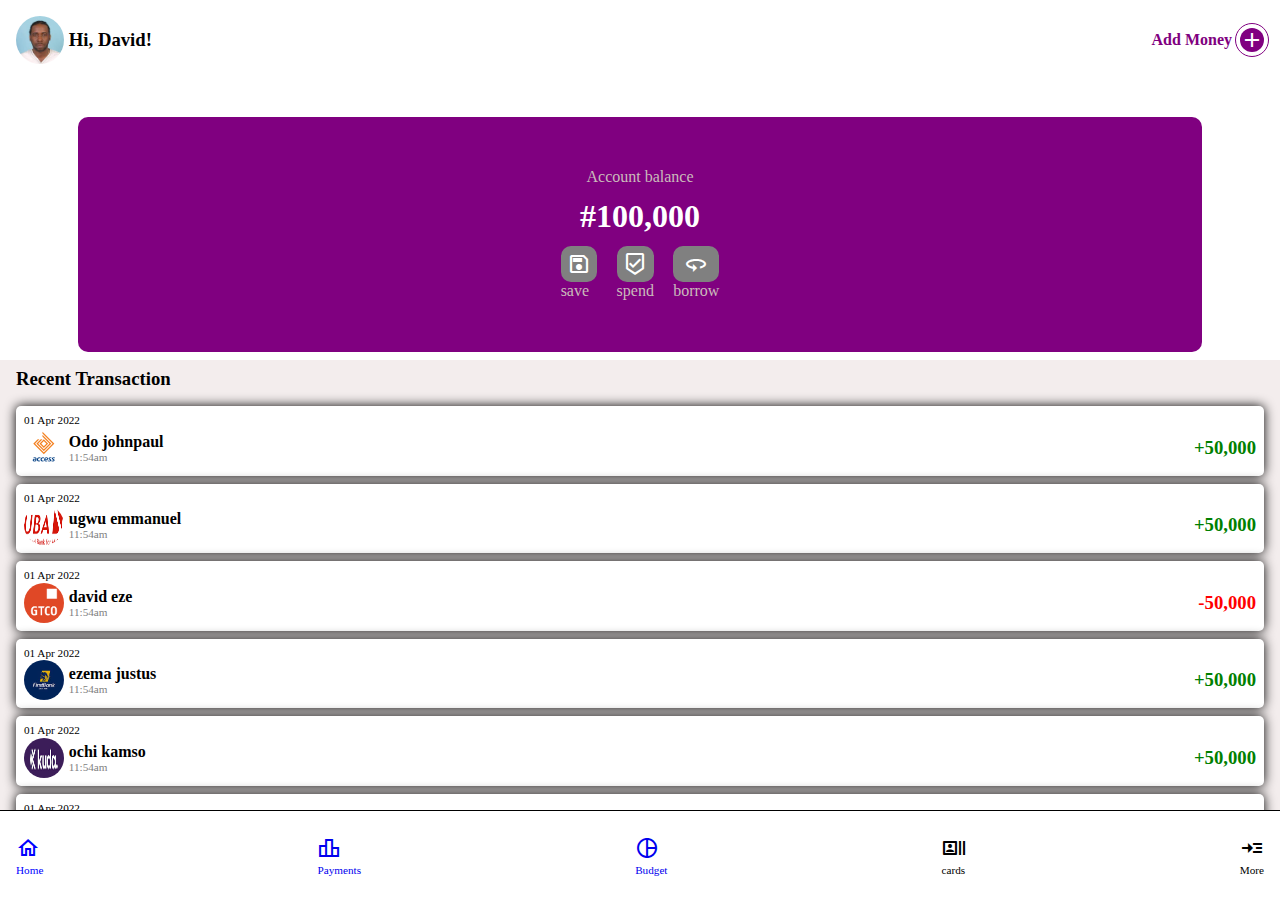
<file: index.html>
<!DOCTYPE html>
<html lang="en">
<head>
    <meta charset="UTF-8">
    <meta http-equiv="X-UA-Compatible" content="IE=edge">
    <meta name="viewport" content="width=device-width, initial-scale=1.0">
    <title>kuda microfinance bank</title>
    <link href="https://fonts.googleapis.com/icon?family=Material+Icons+Sharp"
      rel="stylesheet">
      <link href="https://fonts.googleapis.com/icon?family=Material+Icons"
      rel="stylesheet">
      <link href="https://fonts.googleapis.com/icon?family=Material+Icons+Outlined"
      rel="stylesheet">


    <link rel="stylesheet" href="index.css">
</head>
<body>
   <div class="app-header container">
       <div class="div-photo">
           <div class="div-photo-left"><img src="passport.jpg" alt="passport">
                <h3>Hi, David!</h3>
           </div>

           <div class="div-photo-right">
               <div class="add-money"><p>Add Money</p></div>
               <div class="right-plus">
                   
                   <span class="material-icons-outlined">
                add
                </span></div>
           </div>
       </div>
       <div class="ac-balance">
           <div><p>Account balance</p></div>
           <div><h1>#100,000</h1></div>
           <div class="ac-balance-icons">
               <div class="ac-balanace-icon-each">
                <span class="material-icons-outlined save">
                    save
                    </span>
                    <p>save</p>
               </div>
               <div class="ac-balanace-icon-each">
                <span class="material-icons-outlined save">
                    beenhere
                    </span>
                    <p>spend</p>
               </div>
               <div class="ac-balanace-icon-each">
                <span class="material-icons-outlined save">
                    360
                    </span>
                    <p>borrow</p>
               </div>
           </div>
       </div>
   </div>
   <!-- ===================strat of the body part ==================== -->

   <div class="body container">
        <div class="theading"><h3>Recent Transaction</h3></div>
        <div class="cards">
            <p>01 Apr 2022</p>
            <div class="inner-card">
                <div class="card-for-image">
                    <img src="access2.png" alt="accessbank">
                    <div>
                        <h4>Odo johnpaul</h4>
                        <p>11:54am</p>
                    </div>
                </div>
                <div class="amt-received">
                    <h3 class="debit">+50,000</h3>
                </div>
            </div>
        </div>
        <div class="cards">
            <p>01 Apr 2022</p>
            <div class="inner-card">
                <div class="card-for-image">
                    <img src="uba.png" alt="accessbank">
                    <div>
                        <h4>ugwu emmanuel</h4>
                        <p>11:54am</p>
                    </div>
                </div>
                <div class="amt-received">
                    <h3 class="debit">+50,000</h3>
                </div>
            </div>
        </div>
        <div class="cards">
            <p>01 Apr 2022</p>
            <div class="inner-card">
                <div class="card-for-image">
                    <img src="gtb.png" alt="accessbank">
                    <div>
                        <h4>david eze</h4>
                        <p>11:54am</p>
                    </div>
                </div>
                <div class="amt-received">
                    <h3 class="credit">-50,000</h3>
                </div>
            </div>
        </div>
        <div class="cards">
            <p>01 Apr 2022</p>
            <div class="inner-card">
                <div class="card-for-image">
                    <img src="firstbank.jpg" alt="accessbank">
                    <div>
                        <h4>ezema justus</h4>
                        <p>11:54am</p>
                    </div>
                </div>
                <div class="amt-received">
                    <h3 class="debit">+50,000</h3>
                </div>
            </div>
        </div>
        <div class="cards">
            <p>01 Apr 2022</p>
            <div class="inner-card">
                <div class="card-for-image">
                    <img src="kuda.png" alt="accessbank">
                    <div>
                        <h4>ochi kamso</h4>
                        <p>11:54am</p>
                    </div>
                </div>
                <div class="amt-received">
                    <h3 class="debit">+50,000</h3>
                </div>
            </div>
        </div>
        <div class="cards">
            <p>01 Apr 2022</p>
            <div class="inner-card">
                <div class="card-for-image">
                    <img src="access2.png" alt="accessbank">
                    <div>
                        <h4>ugwu morgan</h4>
                        <p>11:54am</p>
                    </div>
                </div>
                <div class="amt-received">
                    <h3 class="credit">-50,000</h3>
                </div>
            </div>
        </div>
        <div class="cards">
            <p>01 Apr 2022</p>
            <div class="inner-card">
                <div class="card-for-image">
                    <img src="firstbank.jpg" alt="accessbank">
                    <div>
                        <h4>Odo johnpaul</h4>
                        <p>11:54am</p>
                    </div>
                </div>
                <div class="amt-received">
                    <h3 class="debit">+50,000</h3>
                </div>
            </div>
        </div>
        <div class="cards">
            <p>01 Apr 2022</p>
            <div class="inner-card">
                <div class="card-for-image">
                    <img src="gtb.png" alt="accessbank">
                    <div>
                        <h4>igara ujunwa</h4>
                        <p>11:54am</p>
                    </div>
                </div>
                <div class="amt-received">
                    <h3 class="credit">-50,000</h3>
                </div>
            </div>
        </div>
        <div class="cards">
            <p>01 Apr 2022</p>
            <div class="inner-card">
                <div class="card-for-image">
                    <img src="access2.png" alt="accessbank">
                    <div>
                        <h4>Odo johnpaul</h4>
                        <p>11:54am</p>
                    </div>
                </div>
                <div class="amt-received">
                    <h3 class="debit">+50,000</h3>
                </div>
            </div>
        </div>
        <div class="cards">
            <p>01 Apr 2022</p>
            <div class="inner-card">
                <div class="card-for-image">
                    <img src="uba.png" alt="accessbank">
                    <div>
                        <h4>ugwu emmanuel</h4>
                        <p>11:54am</p>
                    </div>
                </div>
                <div class="amt-received">
                    <h3 class="debit">+50,000</h3>
                </div>
            </div>
        </div>
        <div class="cards">
            <p>01 Apr 2022</p>
            <div class="inner-card">
                <div class="card-for-image">
                    <img src="access2.png" alt="accessbank">
                    <div>
                        <h4>Odo johnpaul</h4>
                        <p>11:54am</p>
                    </div>
                </div>
                <div class="amt-received">
                    <h3 class="debit">+50,000</h3>
                </div>
            </div>
        </div>
        <div class="cards">
            <p>01 Apr 2022</p>
            <div class="inner-card">
                <div class="card-for-image">
                    <img src="uba.png" alt="accessbank">
                    <div>
                        <h4>ugwu emmanuel</h4>
                        <p>11:54am</p>
                    </div>
                </div>
                <div class="amt-received">
                    <h3 class="debit">+50,000</h3>
                </div>
            </div>
        </div>
        <div class="cards">
            <p>01 Apr 2022</p>
            <div class="inner-card">
                <div class="card-for-image">
                    <img src="access2.png" alt="accessbank">
                    <div>
                        <h4>Odo johnpaul</h4>
                        <p>11:54am</p>
                    </div>
                </div>
                <div class="amt-received">
                    <h3 class="debit">+50,000</h3>
                </div>
            </div>
        </div>
        <div class="cards">
            <p>01 Apr 2022</p>
            <div class="inner-card">
                <div class="card-for-image">
                    <img src="uba.png" alt="accessbank">
                    <div>
                        <h4>ugwu emmanuel</h4>
                        <p>11:54am</p>
                    </div>
                </div>
                <div class="amt-received">
                    <h3 class="debit">+50,000</h3>
                </div>
            </div>
        </div>
        <div class="cards">
            <p>01 Apr 2022</p>
            <div class="inner-card">
                <div class="card-for-image">
                    <img src="access2.png" alt="accessbank">
                    <div>
                        <h4>Odo johnpaul</h4>
                        <p>11:54am</p>
                    </div>
                </div>
                <div class="amt-received">
                    <h3 class="debit">+50,000</h3>
                </div>
            </div>
        </div>
        <div class="cards">
            <p>01 Apr 2022</p>
            <div class="inner-card">
                <div class="card-for-image">
                    <img src="uba.png" alt="accessbank">
                    <div>
                        <h4>ugwu emmanuel</h4>
                        <p>11:54am</p>
                    </div>
                </div>
                <div class="amt-received">
                    <h3 class="debit">+50,000</h3>
                </div>
            </div>
        </div>
   </div>
   <div class="app-footer container">
       <div class="fotter-divs home active">
        <span class="material-icons-outlined">
            home
            </span>
            <p>Home</p>
       </div>
       <div class="fotter-divs payments">
           <a href="payment.html">
        <span class="material-icons-outlined">
            leaderboard
            </span>
            <p>Payments</p>
        </a>
       </div>
       <div class="fotter-divs budget">
           <a href="budget.html">
        <span class="material-icons-outlined">
            pie_chart_outline
            </span>
            <p>Budget</p>
        </a>
       </div>
       <div class="fotter-divs cardi">
        <span class="material-icons-outlined">
            recent_actors
            </span>
            <p>cards</p>
       </div>
       <div class="fotter-divs more">
        <span class="material-icons-outlined">
            read_more
            </span>
            <p>More</p>
       </div>
   </div>
</body>
</html>
</file>
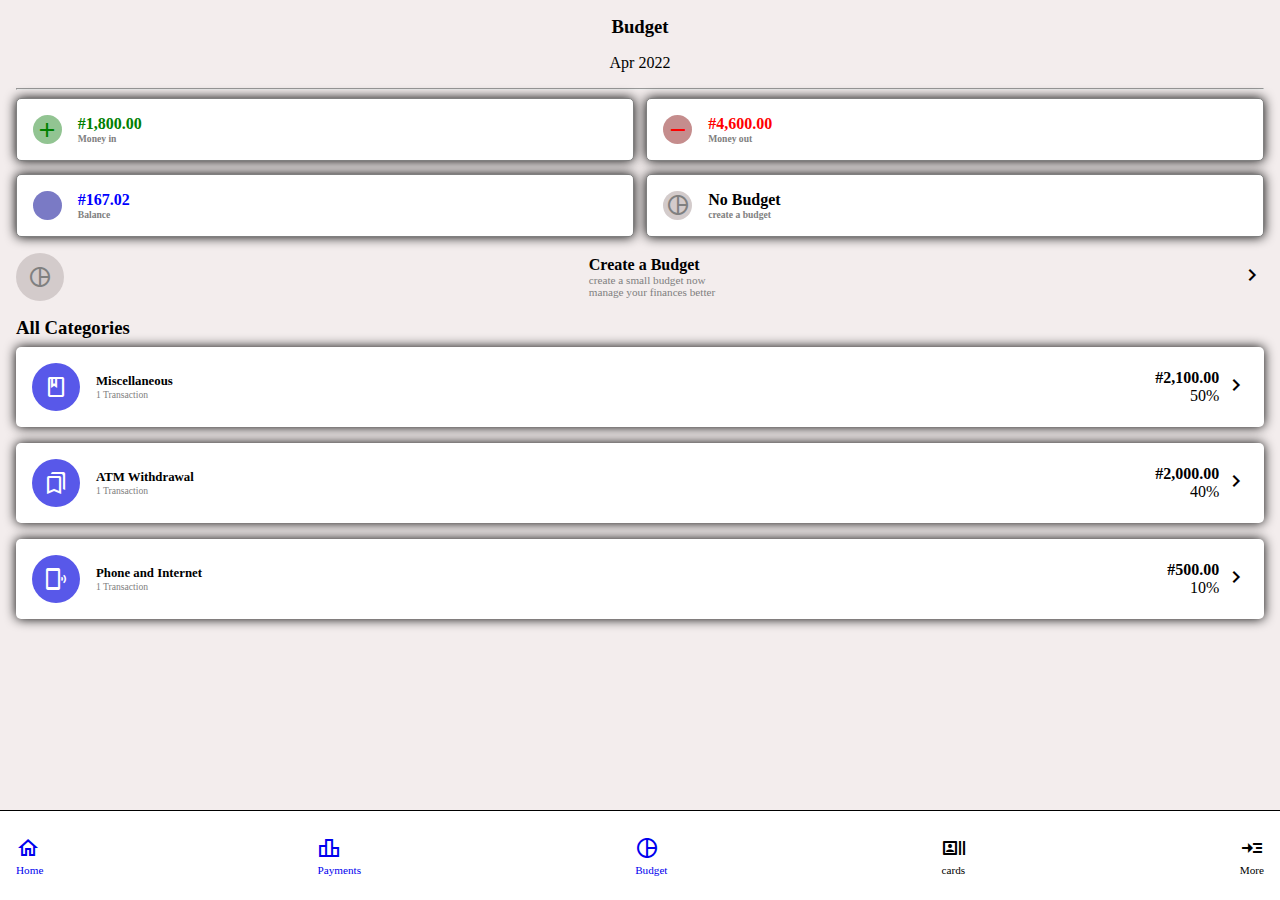
<file: budget.html>
<!DOCTYPE html>
<html lang="en">
<head>
    <meta charset="UTF-8">
    <meta http-equiv="X-UA-Compatible" content="IE=edge">
    <meta name="viewport" content="width=device-width, initial-scale=1.0">
    <title>kuda microfinance bank</title>
    <link href="https://fonts.googleapis.com/icon?family=Material+Icons+Sharp"
      rel="stylesheet">
      <link href="https://fonts.googleapis.com/icon?family=Material+Icons"
      rel="stylesheet">
      <link href="https://fonts.googleapis.com/icon?family=Material+Icons+Outlined"
      rel="stylesheet">


    <link rel="stylesheet" href="index.css">
</head>
<body>
   <div class="container payment-section ">
    <div class="budget-heading">
        <h3>Budget</h3>
        <p>Apr 2022</p>
    </div>
    <hr>
    <div class="budget-group-div">
        <div class="budget-div-main card">
            <div class="green-icon"><span class="material-icons-outlined">
                add
                </span></div>
            <div class="green-no"><h4>#1,800.00</h4>
                 <p>Money in</p>
            </div>
        </div>
        <!-- end of first -->
        <div class="budget-div-main card">
            <div class="red-icon"><span class="material-icons-outlined">
                remove
                </span></div>
            <div class="red-no"><h4>#4,600.00</h4>
                 <p>Money out</p>
            </div>
        </div>
        <!-- end of second -->
        <div class="budget-div-main card">
            <div class="blue-icon"><span class="material-icons-outlined">
                difference
                </span></div>
            <div class="blue-no"><h4>#167.02</h4>
                 <p>Balance</p>
            </div>
        </div>
        <!-- end of third -->
        <div class="budget-div-main card">
            <div class="grey-icon"><span class="material-icons-outlined">
                pie_chart_outline
                </span></div>
            <div class="black-no"><h4>No Budget</h4>
                 <p>create a budget</p>
            </div>
        </div>
        <!-- end of fourth(en dof all cards in the budget section) -->
    </div>
    <section>
    <div class="budget-middle">
        <div class="pie-large"><span class="material-icons-outlined">
            pie_chart_outline
            </span></div>
        <div class="pie-write">
            <h3>Create a Budget</h3>
            <p>create a small budget now<br>manage your finances better</p>
        </div>
        <div>
            <span class="material-icons-outlined">
                navigate_next
                </span>
        </div>
    </div>
    </section>
    <div class="cat">
        <h3>All Categories</h3>
    </div>
    <section>
        <div class="cat-container">
            <div class="card cat-main">
                <div class="cat-left">
                    <div class="cat-icon">
                        <span class="material-icons-outlined">
                            book
                            </span>
                    </div>
                    <div>
                    <h3>Miscellaneous</h3>
                    <p>1 Transaction</p>
                    </div>
                </div>
                <div class="cat-right">
                    <div>
                        <p class="n01">#2,100.00</p>
                        <p>50%</p>
                    </div>
                    <div>
                        <span class="material-icons-outlined">
                            navigate_next
                            </span>
                    </div>
                </div>
            </div>
            <div class="card cat-main">
                <div class="cat-left">
                    <div class="cat-icon">
                        <span class="material-icons-outlined">
                            bookmarks
                            </span>
                    </div>
                    <div>
                    <h3>ATM Withdrawal</h3>
                    <p>1 Transaction</p>
                    </div>
                </div>
                <div class="cat-right">
                    <div>
                        <p class="n01">#2,000.00</p>
                        <p>40%</p>
                    </div>
                    <div>
                        <span class="material-icons-outlined">
                            navigate_next
                            </span>
                    </div>
                </div>
            </div>
            <div class="card cat-main">
                <div class="cat-left">
                    <div class="cat-icon">
                        <span class="material-icons-outlined">
                            phonelink_ring
                            </span>
                    </div>
                    <div>
                    <h3>Phone and Internet</h3>
                    <p>1 Transaction</p>
                    </div>
                </div>
                <div class="cat-right">
                    <div>
                        <p class="n01">#500.00</p>
                        <p>10%</p>
                    </div>
                    <div>
                        <span class="material-icons-outlined">
                            navigate_next
                            </span>
                    </div>
                </div>
            </div>
        </div>
    </section> 
    </div>
   <div class="app-footer container">
       <div class="fotter-divs home active">
           <a href="index.html">
        <span class="material-icons-outlined">
            home
            </span>
            <p>Home</p>
        </a>
       </div>
       <div class="fotter-divs payments">
           <a href="payment.html">
        <span class="material-icons-outlined">
            leaderboard
            </span>
            <p>Payments</p>
        </a>
       </div>
       <div class="fotter-divs budget">
           <a href="budget.html">
        <span class="material-icons-outlined">
            pie_chart_outline
            </span>
            <p>Budget</p>
        </a>
       </div>
       <div class="fotter-divs cardi">
        <span class="material-icons-outlined">
            recent_actors
            </span>
            <p>cards</p>
       </div>
       <div class="fotter-divs more">
        <span class="material-icons-outlined">
            read_more
            </span>
            <p>More</p>
       </div>
   </div>
</body>
</html>
</file>
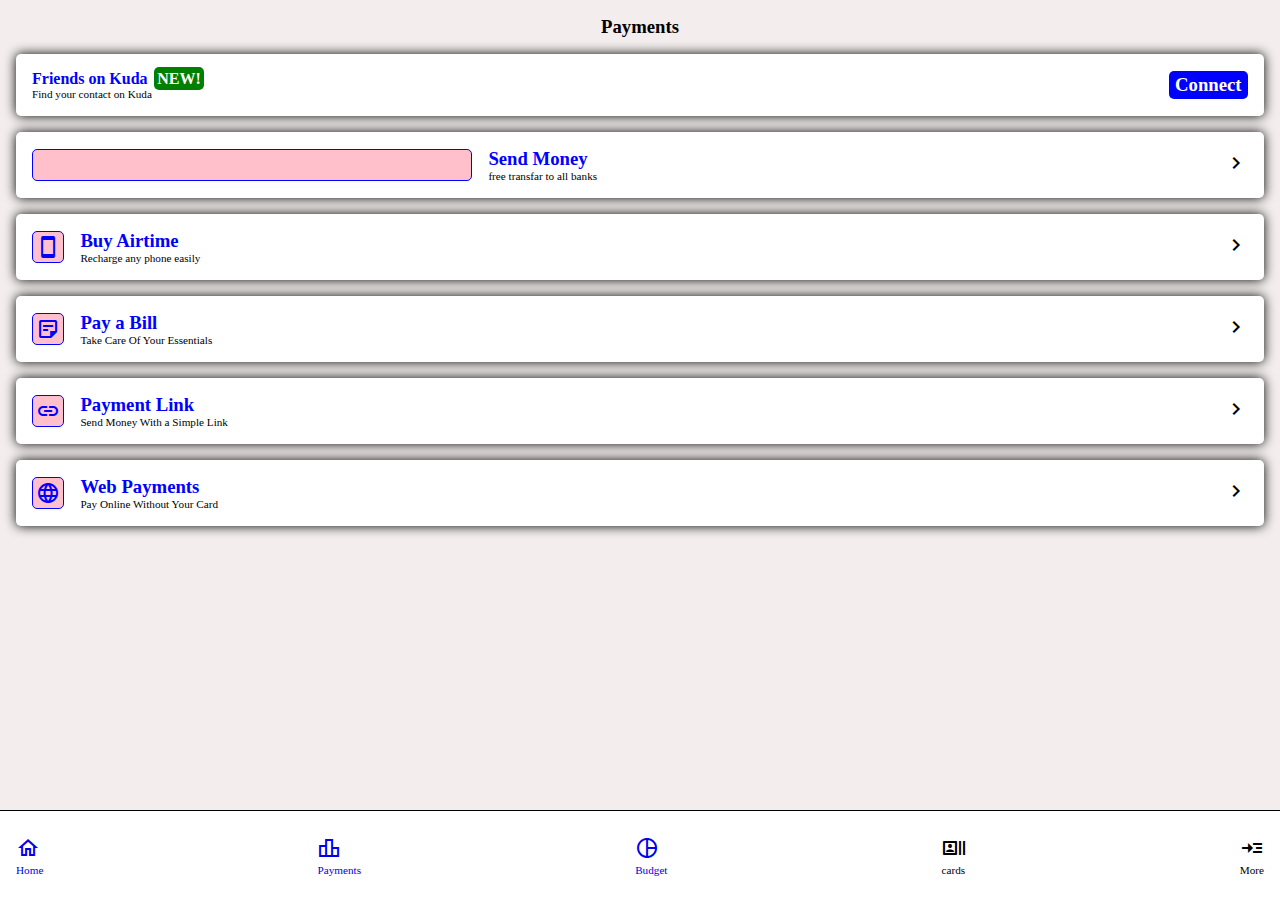
<file: payment.html>
<!DOCTYPE html>
<html lang="en">
<head>
    <meta charset="UTF-8">
    <meta http-equiv="X-UA-Compatible" content="IE=edge">
    <meta name="viewport" content="width=device-width, initial-scale=1.0">
    <title>kuda microfinance bank</title>
    <link href="https://fonts.googleapis.com/icon?family=Material+Icons+Sharp"
      rel="stylesheet">
      <link href="https://fonts.googleapis.com/icon?family=Material+Icons"
      rel="stylesheet">
      <link href="https://fonts.googleapis.com/icon?family=Material+Icons+Outlined"
      rel="stylesheet">


    <link rel="stylesheet" href="index.css">
</head>
<body>
  <div class="container payment-section">
    <div>
        <div class="payment-heading"><h3>Payments</h3></div>
        <div class="payment-container">
            <div class="payment-divs card">
                <div class="payment-right1">
                    <div><h3>Friends on Kuda<span>NEW!</span></h3></div>
                    <div><P>Find your contact on Kuda</P></div>
                </div>
                <div class="payment-left1"><h3>Connect</h3></div>
            </div>
            <!-- end of connect with friends -->
            <div class="payment-divs card">
                <div class="payment-right">
                    <div><span class="material-icons-outlined">
                        expand_circle_down
                        </span></div>
                    <div><h3>Send Money</h3>
                        <p>free transfar to all banks</p>
                    </div>
                </div>
                <div class="payment-left"><span class="material-icons-outlined">
                    keyboard_arrow_right
                    </span></div>
            </div>
            <!-- end of send money -->
            <div class=" card payment-divs ">
                <div class="payment-right">
                    <div><span class="material-icons-outlined">
                        smartphone
                        </span></div>
                    <div><h3>Buy Airtime</h3>
                        <p>Recharge any phone easily</p>
                    </div>
                </div>
                <div class="payment-left"><span class="material-icons-outlined">
                    keyboard_arrow_right
                    </span></div>
            </div>
            <!-- end of buy airtime -->
            <div class="payment-divs card">
                <div class="payment-right">
                    <div><span class="material-icons-outlined">
                        sticky_note_2
                        </span></div>
                    <div>
                        <h3>Pay a Bill</h3>
                        <p>Take Care Of Your Essentials</p>
                    </div>
                </div>
                <div class="payment-left"><span class="material-icons-outlined">
                    keyboard_arrow_right
                    </span></div>
            </div>
            <!-- end of pay a bill -->
            <div class="payment-divs card">
                <div class="payment-right">
                    <div><span class="material-icons-outlined">
                        link
                        </span></div>
                    <div><h3>Payment Link</h3>
                        <p>Send Money With a Simple Link</p>
                    </div>
                </div>
                <div class="payment-left"><span class="material-icons-outlined">
                    keyboard_arrow_right
                    </span></div>
            </div>
            <!-- end of payment link -->
            <div class="payment-divs card">
                <div class="payment-right">
                    <div><span class="material-icons-outlined">
                        language
                        </span></div>
                    <div><h3>Web Payments</h3>
                        <p>Pay Online Without Your Card</p>
                    </div>
                </div>
                <div class="payment-left"><span class="material-icons-outlined">
                    keyboard_arrow_right
                    </span></div>
            </div>
            <!-- end of web payment -->
           
        </div>
    </div>
  </div>
   <div class="app-footer container">
       <div class="fotter-divs home active">
           <a href="index.html">
        <span class="material-icons-outlined">
            home
            </span>
            <p>Home</p>
        </a>
       </div>
       <div class="fotter-divs payments">
           <a href="payment.html">
        <span class="material-icons-outlined">
            leaderboard
            </span>
            <p>Payments</p>
        </a>
       </div>
       <div class="fotter-divs budget">
           <a href="budget.html">
        <span class="material-icons-outlined">
            pie_chart_outline
            </span>
            <p>Budget</p>
        </a>
       </div>
       <div class="fotter-divs cardi">
        <span class="material-icons-outlined">
            recent_actors
            </span>
            <p>cards</p>
       </div>
       <div class="fotter-divs more">
        <span class="material-icons-outlined">
            read_more
            </span>
            <p>More</p>
       </div>
   </div>
</body>
</html>
</file>
<file: index.css>
:root{
    --bg-color:rgb(243, 237, 237);
    --txt-color-p: black;
    --small-div-bg-color: white;
    --sent-money-color: red;
    --received-money-color:green;
    --large-div-bg-color:rgb(6, 6, 39);
    --sections-bg-color: white;

    --small-card-border-radius: 5px;
    
    --large-card-border-radius: 10px;
    --icons-width: 2.5rem;
    --icons-border-radius: 50%;
    --card-gaps: 0.4rem;

    --passport-width:3rem;
    --box--shadow: 0 0 0.7rem black;
}
*{
    padding: 0;
    margin: 0;
    box-sizing: border-box;
    text-decoration: none;
}
html{
    height: 100vh;
}
body{
    background-color: var(--bg-color);
    width: 100%;
    height: 100vh;
}
.container{
    padding-left: 1rem;
    padding-right: 1rem;
}
/* ================== first page header =========== */
.app-header{
    width: 100%;
    height: 40%;
    padding-top: 1rem;
    background-color: var(--sections-bg-color);
    display: flex;
    flex-direction: column;
    justify-content: space-between;
    padding-bottom: 0.5rem;
    

}
.div-photo{
    display: flex;
    justify-content: space-between;
    align-items: center;
}
.div-photo-left{
    display: flex;
    gap: 0.3rem;
    align-items: center;
}
.div-photo-left img{
    width: var(--passport-width);
    aspect-ratio: 1;
    border-radius: var(--icons-border-radius);

}
.div-photo-right{
    display: flex;
    gap: 0.5rem;
    align-items: center;
}
.div-photo-right .right-plus{
    width: 1.5rem;
    aspect-ratio: 1;
    background-color: purple;
    color: white;
    border-radius: 50%;
    align-items: center;
    display: flex;
    align-items: center;
    justify-content: center;
}
.add-money p{
    font-weight: 600;
    color: purple;
}
.right-plus::before{
    content: "'";
    width: 2rem;
    height: 2rem;
    border: 1px solid purple;
    position: absolute;
    border-radius: 50%;
}
.ac-balance{
    background-color: purple;
    width: 90%;
    height: 70%;
    margin: 0 auto;
    border-radius: var(--large-card-border-radius);
    display: flex;
    flex-direction: column;
    align-items: center;
    justify-content: center;
   font-weight: 500;
    color: rgb(202, 187, 187);
    gap: 0.7rem;

}
.ac-balance-icons{
    display: flex;
    align-items: center;
    gap: 1.2rem;

}
.ac-balanace-icon-each{
    display: flex;
    flex-direction: column;
}
.ac-balanace-icon-each .save{
    background-color: grey;
    padding: 0.4rem;
    color: white;
    border-radius: 10px;
    display: flex;
    align-items: center;
    justify-content: center;
}
.ac-balance h1{
    color: white;
}
/* ===================body of the first page ============= */

.body{
    width: 100%;
    height: 50%;
    display: grid;
    grid-template-columns: 1fr;
    gap: 0.5rem;
    overflow: auto;
}
.cards{
    display: flex;
    flex-direction: column;
    gap: 0.1rem;
    background-color: white;
    border-radius: var(--small-card-border-radius);
    padding: 0.5rem 0.5rem;
    box-shadow: var(--box--shadow);
    
}
.inner-card{
    display: flex;
    align-items: center;
    justify-content: space-between;
}
.card-for-image{
    display: flex;
    align-items: center;
    gap: 0.3rem;
}
.card-for-image img{
    width: var(--icons-width);
    aspect-ratio: 1;
    border-radius: var(--icons-border-radius);
}
.theading h3{
    margin-top: 0.5rem;
    margin-bottom: 0.5rem;
}
.card-for-image p{
    color: grey;
}
.cards p{
    font-size: 0.7rem;
}
.credit{
    color: red;
}
.debit{
    color: green;
}


/* ================== the footer of the site============= */

.app-footer{
    position: fixed;
    width: 100%;
    height: 10%;
    background-color: var(--sections-bg-color);
    display: flex;
    align-items: center;
    justify-content: space-between;
    border-top: 1.5px solid black;
}
.footer-div{
    display: flex;
    flex-direction: column;
    align-items: center;
    justify-content: center;
    color: grey;
}
.fotter-divs p{
    font-size: 0.7rem;
}
.active{
    color: blue;
}

/* ============ the second part of the app(payment section) ========================= */

.payment-section{
    width: 100%;
    height: 90%;
    overflow: auto;
    background-color: var(--bg-color);
}
.payment-container{
    display: grid;
    grid-template-columns: 1fr;
    gap: 1rem;
}
.payment-heading{
    margin-top: 1rem;
    margin-bottom: 1rem;
    display: flex;
    align-items: center;
    justify-content: center;
}
.payment-divs{
    display: flex;
    justify-content: space-between;
    align-items: center;

}
.card{
    background-color: var(--);
    background-color: white;
    border-radius: var(--small-card-border-radius);
    padding: 1rem 1rem;
    box-shadow: var(--box--shadow);
}
.payment-right{
    display: flex;
    align-items: center;
    gap: 1rem;
}
.payment-right p{
    font-size: 0.7rem;
}
.payment-right h3{
    color: blue;
    font-weight: 900;
}
.payment-right span{
    background-color: pink;
    color: blue;
    padding: 0.2rem;
    border: 1px solid blue;
    border-radius: 5px;
}
.payment-right1 span{
    color: white;
    background-color: green;
    padding: 0.2rem;
    border-radius: 5px;
    margin-left: 0.4rem;
    font-size: 1rem;
}
.payment-left1 h3{
    color: white;
    background-color: blue;
    padding: 0.2rem 0.4rem;
    border-radius: 5px;
}
.payment-right1 p{
    font-size: 0.7rem;
}
.payment-right1 h3{
    color: blue;
    font-size: 1rem;
}

/*  this is the thrid part of the site(budget) */
.budget-heading{
    display: flex;
    flex-direction: column;
    align-items: center;
    justify-content: center;
    gap: 1rem;
    margin-top: 1rem;
    margin-bottom: 1rem;
}
.budget-group-div{
    display: grid;
    grid-template-columns: 1fr 1fr;
    gap: 0.8rem;
    margin-top: 0.5rem;
    
}
.budget-div-main{
    display: flex;
    gap: 1rem;
    border: 1px solid grey;
}
.budget-div-main p{
    font-size: 0.6rem;
    color: grey;
}
.green-icon {
    color: green;
    width: 1.8rem;
    aspect-ratio: 1;
    background-color: rgb(146, 196, 146);
    display: flex;
    align-items: center;
    justify-content: center;
    border-radius: 50%;
}
.green-no{
    color: green;
    font-weight: 700;
}
.red-icon{
    color: red;
    width: 1.8rem;
    aspect-ratio: 1;
    background-color: rgb(197, 141, 141);
    display: flex;
    align-items: center;
    justify-content: center;
    border-radius: 50%;
}
.red-no{
    color: red;
    font-weight: 700;
}
.blue-icon{
    color: blue;
    width: 1.8rem;
    aspect-ratio: 1;
    background-color: rgb(122, 122, 197);
    display: flex;
    align-items: center;
    justify-content: center;
    border-radius: 50%;
}
.blue-no{
    color: blue;
    font-weight: 700;
}
.grey-icon{
    color: grey;
    width: 1.8rem;
    aspect-ratio: 1;
    background-color: rgb(211, 203, 203);
    display: flex;
    align-items: center;
    justify-content: center;
    border-radius: 50%;
}
.black-no{
    color: black;
    font-weight: 700;
}
.budget-middle{
    display: flex;
    justify-content: space-between;
    align-items: center;
    margin-top: 1rem;
    margin-bottom: 1rem;
}
.pie-large{
    color: grey;
    width: 3rem;
    aspect-ratio: 1;
    background-color: rgb(211, 203, 203);
    display: flex;
    align-items: center;
    justify-content: center;
    border-radius: 50%;
}
.pie-write h3{
    font-size: 1rem;
    font-weight: 800;
}
.pie-write p{
    font-size: 0.7rem;
    color: grey;
}
.cat{
    margin-top: 0.5rem;
    margin-bottom: 0.5rem;

}
.cat-container{
    display: grid;
    grid-template-columns: 1fr;
    gap: 1rem;
    margin-bottom: 3rem;

}
.cat-main{
    display: flex;
    align-items: center;
    justify-content: space-between;
}
.cat-left{
    display: flex;
    align-items: center;
    gap: 1rem;
}
.cat-right{
    display: flex;
    align-items: center;
    gap: 0.3rem;
}
.cat-right p{
    text-align: right;
}

.cat-left h3{
    font-size: 0.8rem;
    color: black;
    font-weight: 700;
}
.cat-left p{
    color: grey;
    font-size: 0.6rem;
}

.cat-icon{
    width: 3rem;
    display: flex;
    align-items: center;
    justify-content: center;
    aspect-ratio: 1;
    background-color: rgb(88, 88, 233);
    border-radius: 50%;
    color: white;
}
.n01{
    color: black;
    font-weight: 700;
}
</file>
